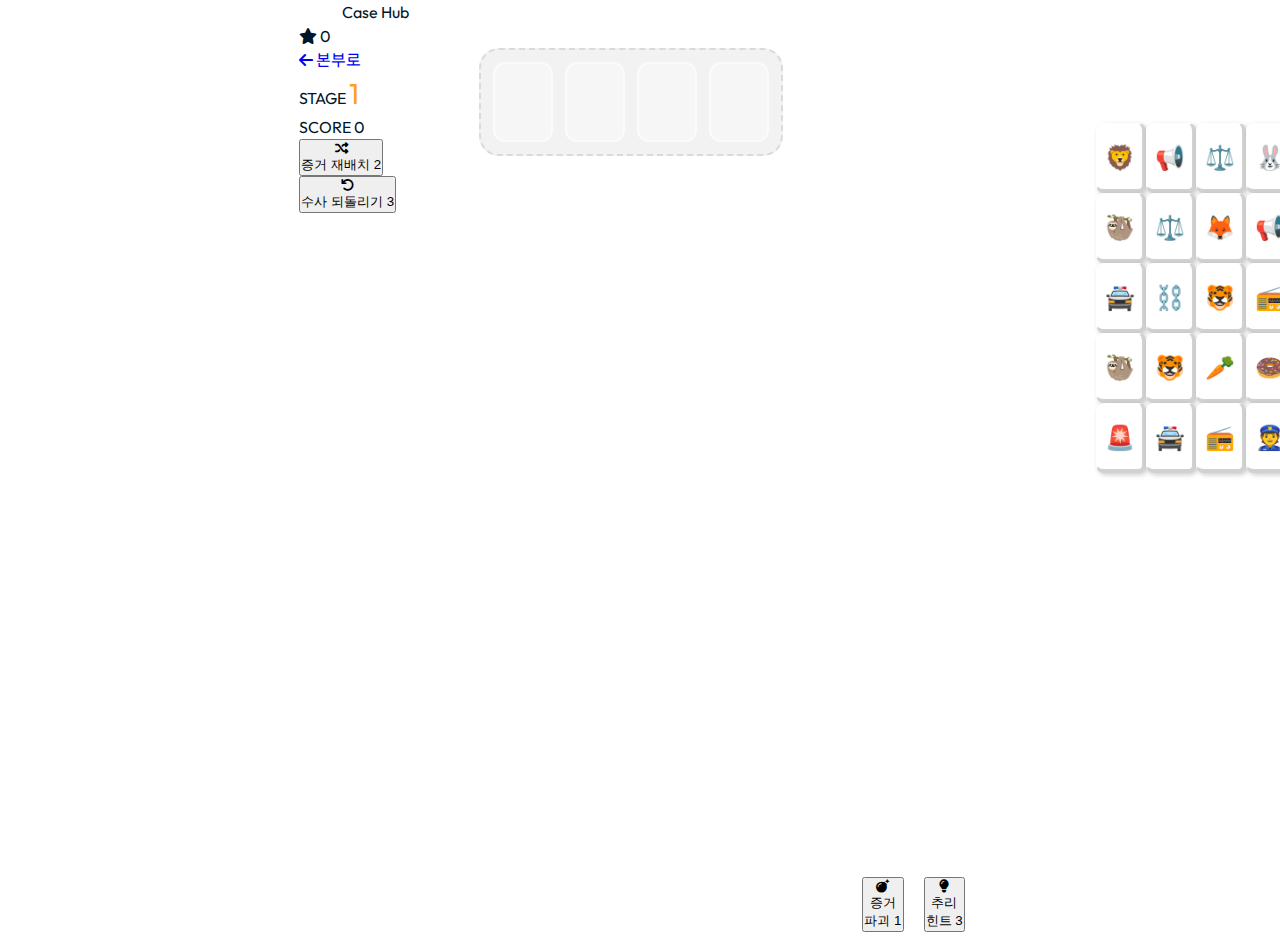
<file: mahjong.html>
<!DOCTYPE html>
<html lang="ko">

<head>
    <meta charset="UTF-8">
    <meta name="viewport" content="width=device-width, initial-scale=1.0, maximum-scale=1.0, user-scalable=no">
    <title>ZIB: 마작 마스터</title>
    <link
        href="https://fonts.googleapis.com/css2?family=Outfit:wght@400;700;900&family=Noto+Sans+KR:wght@400;700;900&display=swap"
        rel="stylesheet">
    <link rel="stylesheet" href="https://cdnjs.cloudflare.com/ajax/libs/font-awesome/6.4.0/css/all.min.css">
    <link rel="stylesheet" href="style.css">
    <style>
        body {
            background: var(--bg-dark);
        }

        .gameplay-screen {
            opacity: 1;
            pointer-events: all;
            transform: none;
            position: relative;
            display: flex;
            height: 100vh;
        }
    </style>
</head>

<body>
    <div id="app">
        <!-- Global Nav -->
        <nav class="main-nav">
            <div class="logo-section">
                <a href="index.html"
                    style="text-decoration: none; color: inherit; display: flex; align-items: center; gap: 12px;">
                    <div class="logo-icon">ZPD</div>
                    <div class="logo-text">
                        <h1>주토피아 수사국</h1>
                        <span>Case Hub</span>
                    </div>
                </a>
            </div>
            <div class="hud-pills">
                <div class="pill">
                    <i class="fas fa-star"></i>
                    <span id="appStars">0</span>
                </div>
            </div>
        </nav>

        <section id="mahjongScreen" class="gameplay-screen">
            <header class="game-top-bar">
                <a href="index.html" class="back-btn" style="text-decoration: none; display: inline-block;">
                    <i class="fas fa-arrow-left"></i> 본부로
                </a>
                <div id="mahjongHeaderStats" class="hud-pills">
                    <div class="pill">STAGE <span id="currentStage">1</span></div>
                    <div class="pill">SCORE <span id="scoreValue">0</span></div>
                </div>
                <div class="hud-pills">
                    <button class="pill" id="footerShuffleBtn" data-tooltip="현장의 단서들을 무작위로 다시 섞습니다.">
                        <i class="fas fa-random"></i>
                        <div class="pill-info">
                            <span class="pill-label">증거 재배치</span>
                            <span class="pill-val" id="shuffleCount">2</span>
                        </div>
                    </button>
                    <button class="pill" id="footerUndoBtn" data-tooltip="마지막으로 수집한 단서를 다시 보드로 되돌립니다.">
                        <i class="fas fa-undo"></i>
                        <div class="pill-info">
                            <span class="pill-label">수사 되돌리기</span>
                            <span class="pill-val" id="undoCount">3</span>
                        </div>
                    </button>
                </div>
            </header>

            <div id="collectorContainer">
                <div id="collectorBar"></div>
            </div>

            <main class="mahjong-area">
                <div id="mahjongBoard"></div>
            </main>

            <footer class="game-footer" style="padding: 1rem; display: flex; justify-content: center; gap: 20px;">
                <button class="pill" id="footerBombBtn" data-tooltip="수집 바를 모두 비워 여유 공간을 확보합니다.">
                    <i class="fas fa-bomb"></i>
                    <div class="pill-info">
                        <span class="pill-label">증거 파괴</span>
                        <span class="pill-val" id="bombCount">1</span>
                    </div>
                </button>
                <button class="pill" id="hintBtn" data-tooltip="현재 수집 가능한 단서 한 쌍을 찾아냅니다.">
                    <i class="fas fa-lightbulb"></i>
                    <div class="pill-info">
                        <span class="pill-label">추리 힌트</span>
                        <span class="pill-val" id="hintCount">3</span>
                    </div>
                </button>
            </footer>
        </section>

        <!-- Game Over Overlay -->
        <div id="gameOverModal"
            style="display:none; position: fixed; top: 0; left: 0; width: 100%; height: 100%; background: rgba(0,0,0,0.9); z-index: 9000; align-items:center; justify-content:center; flex-direction:column; gap:20px;">
            <h1 style="font-size: 3rem; color: #FF2E63;">GAME OVER</h1>
            <p id="finalStatsText" style="color: white;"></p>
            <a href="index.html" class="launch-btn" style="width: 200px; text-decoration: none;">홈으로 가기</a>
            <button class="launch-btn" onclick="location.reload()"
                style="width: 200px; background: var(--grad-nick); color: white;">다시 도전</button>
        </div>
    </div>

    <script src="platform-manager.js"></script>
    <script src="game-mahjong.js"></script>
    <script>
        // Auto-start on load
        window.addEventListener('load', () => {
            if (!window.mahjongGame) window.mahjongGame = new MahjongGame(window.platform);
            window.mahjongGame.start();
        });
    </script>
</body>

</html>
</file>
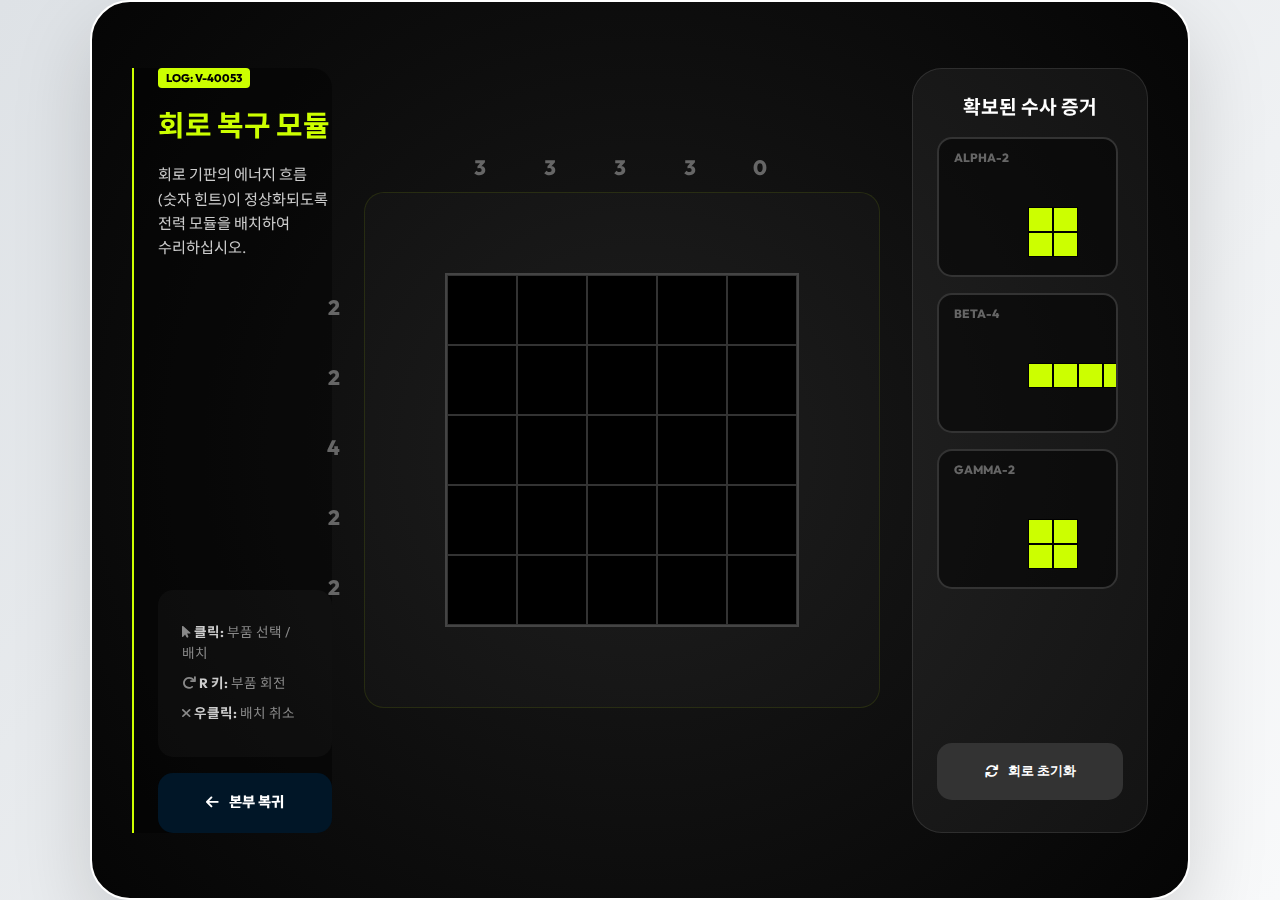
<file: nonogram.html>
<!DOCTYPE html>
<html lang="ko">

<head>
    <meta charset="UTF-8">
    <meta name="viewport" content="width=device-width, initial-scale=1.0">
    <title>주토피아 2: 회로 복구 (Nonogram Polyomino)</title>
    <link
        href="https://fonts.googleapis.com/css2?family=Outfit:wght@400;700;800&family=Noto+Sans+KR:wght@400;700&display=swap"
        rel="stylesheet">
    <link rel="stylesheet" href="style.css">
    <link rel="stylesheet" href="https://cdnjs.cloudflare.com/ajax/libs/font-awesome/6.0.0/css/all.min.css">
    <style>
        :root {
            --neon-green: #ccff00;
            --tech-bg: #0a0a0a;
            --grid-line: #333;
        }

        body {
            background-color: #050505;
            color: white;
            margin: 0;
            font-family: 'Outfit', 'Noto Sans KR', sans-serif;
        }

        #gameContainer {
            width: 100vw;
            height: 100vh;
            display: flex;
            align-items: center;
            justify-content: center;
            background: radial-gradient(circle at center, #1a1a1a 0%, #050505 100%);
            position: relative;
        }

        .lab-layout {
            display: flex;
            width: 95%;
            max-width: 1200px;
            height: 85vh;
            gap: 2rem;
            position: relative;
            z-index: 2;
        }

        /* Information Panel */
        .info-panel {
            width: 280px;
            display: flex;
            flex-direction: column;
            border-left: 2px solid var(--neon-green);
            padding-left: 1.5rem;
            background: rgba(0, 0, 0, 0.4);
            border-radius: 0 20px 20px 0;
        }

        .info-panel h1 {
            font-size: 1.8rem;
            color: var(--neon-green);
            margin: 1rem 0;
        }

        .info-panel .badge-mini {
            background: var(--neon-green);
            color: black;
            display: inline-block;
            padding: 2px 8px;
            font-weight: 800;
            font-size: 0.7rem;
            border-radius: 4px;
            width: fit-content;
        }

        .info-panel p {
            font-size: 0.95rem;
            color: #ccc;
            line-height: 1.6;
            margin-bottom: 1.5rem;
            word-break: keep-all;
        }

        /* Puzzle Grid Area */
        .puzzle-core {
            flex: 1;
            display: flex;
            flex-direction: column;
            align-items: center;
            justify-content: center;
        }

        .grid-wrapper {
            position: relative;
            padding: 80px;
            /* Space for hints */
            background: rgba(255, 255, 255, 0.02);
            border: 1px solid rgba(204, 255, 0, 0.1);
            border-radius: 20px;
        }

        .grid-container {
            display: grid;
            grid-template-columns: repeat(5, 70px);
            grid-template-rows: repeat(5, 70px);
            background: #000;
            border: 2px solid #444;
        }

        .cell {
            width: 70px;
            height: 70px;
            border: 1px solid var(--grid-line);
            transition: all 0.2s;
            cursor: pointer;
            box-sizing: border-box;
        }

        .cell:hover {
            background: rgba(204, 255, 0, 0.05);
        }

        .cell.filled {
            background: var(--neon-green);
            box-shadow: inset 0 0 15px rgba(0, 0, 0, 0.5), 0 0 10px rgba(204, 255, 0, 0.3);
            border: 1px solid #000;
        }

        /* Nonogram Hints */
        .hint-col {
            position: absolute;
            top: -10px;
            left: 80px;
            width: 350px;
            display: flex;
            justify-content: space-around;
            transform: translateY(-100%);
        }

        .hint-row {
            position: absolute;
            left: -10px;
            top: 80px;
            height: 350px;
            display: flex;
            flex-direction: column;
            justify-content: space-around;
            transform: translateX(-100%);
        }

        .hint-item {
            color: #666;
            font-weight: 800;
            font-size: 1.3rem;
            display: flex;
            flex-direction: column;
            align-items: center;
            justify-content: flex-end;
            min-width: 70px;
            min-height: 70px;
        }

        .hint-row .hint-item {
            flex-direction: row;
            justify-content: flex-end;
            align-items: center;
            padding-right: 15px;
        }

        .hint-item.complete {
            color: var(--neon-green);
            text-shadow: 0 0 8px var(--neon-green);
        }

        /* Inventory Panel */
        .inventory-panel {
            width: 320px;
            background: rgba(255, 255, 255, 0.05);
            border-radius: 30px;
            padding: 1.5rem;
            display: flex;
            flex-direction: column;
            gap: 1rem;
            border: 1px solid rgba(255, 255, 255, 0.1);
        }

        .inventory-panel h3 {
            margin: 0;
            font-size: 1.2rem;
            color: #fff;
            text-align: center;
        }

        .block-list {
            flex: 1;
            display: flex;
            flex-direction: column;
            gap: 1rem;
            overflow-y: auto;
            padding-right: 5px;
        }

        .block-slot {
            height: 140px;
            background: rgba(0, 0, 0, 0.5);
            border-radius: 15px;
            border: 2px solid #333;
            display: flex;
            align-items: center;
            justify-content: center;
            cursor: pointer;
            transition: all 0.2s;
            position: relative;
            overflow: hidden;
        }

        .block-slot:hover {
            border-color: #666;
        }

        .block-slot.selected {
            border-color: var(--neon-green);
            background: rgba(204, 255, 0, 0.05);
            box-shadow: 0 0 20px rgba(204, 255, 0, 0.1);
        }

        .block-slot span {
            position: absolute;
            top: 10px;
            left: 15px;
            font-size: 0.75rem;
            font-weight: 800;
            color: #666;
            text-transform: uppercase;
        }

        /* Block Elements */
        .block-container {
            position: relative;
        }

        .mini-cell {
            width: 25px;
            height: 25px;
            background: var(--neon-green);
            border: 1px solid #000;
            box-sizing: border-box;
            position: absolute;
        }

        /* Ghost / Highlight */
        #ghostBlock {
            position: fixed;
            pointer-events: none;
            opacity: 0.6;
            z-index: 1000;
            display: none;
        }

        .ghost-cell {
            width: 70px;
            height: 70px;
            background: var(--neon-green);
            border: 2px solid #000;
            position: absolute;
            box-sizing: border-box;
        }

        .ghost-cell.invalid {
            background: #ff4444;
        }

        /* Controls & Utility */
        .controls-hint {
            margin-top: auto;
            padding: 1.5rem;
            background: rgba(255, 255, 255, 0.03);
            border-radius: 15px;
        }

        .controls-hint p {
            margin: 0.5rem 0;
            font-size: 0.85rem;
            color: #888;
        }

        .controls-hint b {
            color: #ccc;
        }

        .btn-action {
            width: 100%;
            padding: 1.2rem;
            border-radius: 15px;
            border: none;
            font-weight: 800;
            cursor: pointer;
            transition: all 0.2s;
            display: flex;
            align-items: center;
            justify-content: center;
            gap: 10px;
        }

        #resetBtn {
            background: #333;
            color: white;
            margin-bottom: 0.5rem;
        }

        #resetBtn:hover {
            background: #444;
        }

        .back-btn {
            background: var(--text-dark);
            color: #fff;
            text-decoration: none;
            margin-top: 1rem;
            font-size: 0.9rem;
        }

        /* Win Animation Overlay */
        #winOverlay {
            position: fixed;
            top: 0;
            left: 0;
            width: 100%;
            height: 100%;
            background: rgba(0, 0, 0, 0.85);
            z-index: 2000;
            display: none;
            flex-direction: column;
            align-items: center;
            justify-content: center;
            backdrop-filter: blur(10px);
        }

        .win-content {
            text-align: center;
            animation: zoomIn 0.5s cubic-bezier(0.175, 0.885, 0.32, 1.275);
        }

        .win-content h1 {
            font-size: 4rem;
            color: var(--neon-green);
            margin-bottom: 0.5rem;
        }

        .win-content p {
            font-size: 1.2rem;
            color: white;
            margin-bottom: 2rem;
        }

        @keyframes zoomIn {
            from {
                transform: scale(0.5);
                opacity: 0;
            }

            to {
                transform: scale(1);
                opacity: 1;
            }
        }
    </style>
</head>

<body>
    <div id="gameContainer">
        <div class="lab-layout">
            <!-- Left Info Panel -->
            <div class="info-panel">
                <div class="badge-mini">LOG: V-40053</div>
                <h1>회로 복구 모듈</h1>
                <p>회로 기판의 에너지 흐름(숫자 힌트)이 정상화되도록 전력 모듈을 배치하여 수리하십시오.</p>

                <div class="controls-hint">
                    <p><i class="fas fa-mouse-pointer"></i> <b>클릭:</b> 부품 선택 / 배치</p>
                    <p><i class="fas fa-redo"></i> <b>R 키:</b> 부품 회전</p>
                    <p><i class="fas fa-times"></i> <b>우클릭:</b> 배치 취소</p>
                </div>

                <a href="index.html" class="btn-action back-btn"><i class="fas fa-arrow-left"></i> 본부 복귀</a>
            </div>

            <!-- Central Grid -->
            <div class="puzzle-core">
                <div class="grid-wrapper">
                    <div id="colHints" class="hint-col"></div>
                    <div id="rowHints" class="hint-row"></div>
                    <div id="mainGrid" class="grid-container"></div>
                </div>
            </div>

            <!-- Right Inventory -->
            <div class="inventory-panel">
                <h3>확보된 수사 증거</h3>
                <div id="blockList" class="block-list"></div>
                <button class="btn-action" id="resetBtn"><i class="fas fa-sync"></i> 회로 초기화</button>
            </div>
        </div>

        <!-- Ghost Preview -->
        <div id="ghostBlock"></div>

        <!-- Win Screen -->
        <div id="winOverlay">
            <div class="win-content">
                <h1>REPAIRED</h1>
                <p>회로가 성공적으로 복구되었습니다.</p>
                <button class="main-btn" onclick="location.reload()">새로운 수사 시이작!</button>
            </div>
        </div>
    </div>

    <!-- Logic Script -->
    <script src="nonogram-logic.js"></script>
</body>

</html>
</file>
<file: style.css>
/* Zootopia 2: Mahjong Master - Aesthetic UI */
:root {
    --primary-color: #FF9F1C;
    /* 주토피아 오렌지 */
    --secondary-color: #2EC4B6;
    /* 주토피아 틸 */
    --accent-color: #E71D36;
    /* 레드 포인트 */
    --tile-bg: #FFFFFF;
    --tile-shadow: rgba(0, 0, 0, 0.2);
    --tile-border: #CED4DA;
    --text-dark: #011627;
    --text-white: #FDFFFC;
    --gradient-urban: linear-gradient(135deg, #FF9F1C, #FFBF69);
    --gradient-nature: linear-gradient(135deg, #2EC4B6, #CBF3F0);
    --bg-main: #F1F3F5;
}

* {
    margin: 0;
    padding: 0;
    box-sizing: border-box;
}

body {
    background: linear-gradient(135deg, #DEE2E6, #F8F9FA);
    font-family: 'Outfit', 'Noto Sans KR', sans-serif;
    color: var(--text-dark);
    display: flex;
    justify-content: center;
    align-items: center;
    height: 100vh;
    overflow: hidden;
    line-height: 1.5;
    word-break: keep-all;
    /* Prevents awkward breaks in Korean */
}

#gameContainer {
    width: 95%;
    max-width: 1100px;
    height: 95vh;
    background: rgba(255, 255, 255, 0.7);
    backdrop-filter: blur(25px);
    border-radius: 40px;
    box-shadow: 0 30px 80px rgba(0, 0, 0, 0.15);
    border: 2px solid white;
    padding: 0.8rem;
    /* Tightened */
    display: flex;
    flex-direction: column;
    position: relative;
    z-index: 1;
    overflow: hidden;
}

/* Screen Management */
.screen {
    position: absolute;
    top: 0;
    left: 0;
    width: 100%;
    height: 100%;
    z-index: 100;
    display: flex;
    flex-direction: column;
    justify-content: center;
    align-items: center;
    background: rgba(255, 255, 255, 0.95);
    background-image:
        radial-gradient(circle at 10% 10%, rgba(255, 159, 28, 0.05) 0%, transparent 20%),
        radial-gradient(circle at 90% 90%, rgba(46, 196, 182, 0.05) 0%, transparent 20%);
    transition: all 0.5s ease;
    border-radius: 40px;
}

.screen.hidden {
    opacity: 0;
    pointer-events: none;
    transform: scale(1.1);
}

/* Start Screen (Lobby) UI */
#startScreen {
    padding: 4rem;
    text-align: center;
}

.logo-area {
    margin-bottom: 3rem;
}

.logo-area .badge-mini {
    display: inline-block;
    padding: 0.3rem 0.8rem;
    background: var(--text-dark);
    color: white;
    font-size: 0.7rem;
    font-weight: 800;
    border-radius: 6px;
    letter-spacing: 2px;
    margin-bottom: 0.5rem;
}

.logo-area h1 {
    font-size: 4.5rem;
    color: var(--text-dark);
    line-height: 1;
    margin-bottom: 0.5rem;
}

.logo-area h1 .highlight {
    color: var(--primary-color);
}

.logo-area .subtitle {
    font-size: 1.2rem;
    color: var(--secondary-color);
    font-weight: 700;
    letter-spacing: 2px;
}

.hero-presentation {
    display: flex;
    gap: 3rem;
    margin-bottom: 4rem;
    perspective: 1000px;
}

.hero-unit {
    display: flex;
    align-items: center;
    gap: 1.5rem;
    animation: heroFloat 3s ease-in-out infinite;
}

.hero-unit.nick {
    animation-delay: 1.5s;
}

.hero-avatar {
    width: 100px;
    height: 100px;
    background: #fff;
    border-radius: 50%;
    display: flex;
    align-items: center;
    justify-content: center;
    font-size: 3.5rem;
    box-shadow: 0 15px 35px rgba(0, 0, 0, 0.1);
    border: 3px solid white;
}

.hero-info {
    display: flex;
    flex-direction: column;
    align-items: flex-start;
    gap: 0.2rem;
}

.hero-info .tag {
    background: var(--secondary-color);
    color: white;
    font-size: 0.7rem;
    font-weight: 800;
    padding: 0.3rem 0.8rem;
    border-radius: 50px;
    text-transform: uppercase;
}

.hero-info .name {
    font-size: 1.4rem;
    font-weight: 800;
    color: var(--text-dark);
}

@keyframes heroFloat {

    0%,
    100% {
        transform: translateY(0) rotate(0);
    }

    50% {
        transform: translateY(-10px) rotate(2deg);
    }
}

.menu-actions {
    display: flex;
    flex-direction: column;
    gap: 1.5rem;
    width: 100%;
    max-width: 350px;
}

.main-btn {
    padding: 1.5rem 2rem;
    border-radius: 20px;
    background: var(--gradient-urban);
    color: white;
    border: none;
    font-size: 1.4rem;
    font-weight: 800;
    cursor: pointer;
    box-shadow: 0 10px 30px rgba(255, 159, 28, 0.4);
    animation: pulseBtn 2s infinite;
    transition: all 0.2s;
}

.main-btn:hover {
    transform: scale(1.05);
    box-shadow: 0 15px 40px rgba(255, 159, 28, 0.6);
}

.lab-btn {
    background: var(--gradient-nature) !important;
    box-shadow: 0 10px 30px rgba(46, 196, 182, 0.3) !important;
    margin-top: -0.5rem;
}

.lab-btn:hover {
    box-shadow: 0 15px 40px rgba(46, 196, 182, 0.5) !important;
}

.sub-actions {
    display: flex;
    justify-content: center;
    gap: 1rem;
}

.icon-btn-small {
    width: 60px;
    height: 60px;
    border-radius: 18px;
    background: #F1F3F5;
    border: none;
    color: #666;
    font-size: 1.3rem;
    cursor: pointer;
    transition: all 0.2s;
    display: flex;
    align-items: center;
    justify-content: center;
}

.game-header .icon-btn-small {
    width: 32px;
    height: 32px;
    font-size: 0.9rem;
    border-radius: 8px;
    margin-right: 0.5rem;
}

.icon-btn-small:hover {
    background: #E9ECEF;
    color: var(--text-dark);
}

.footer-note {
    margin-top: 3rem;
    font-size: 0.8rem;
    color: #999;
}

@keyframes pulseBtn {
    0% {
        transform: scale(1);
    }

    50% {
        transform: scale(1.02);
    }

    100% {
        transform: scale(1);
    }
}

/* Header (moved logic) */
.game-header {
    display: flex;
    justify-content: space-between;
    align-items: center;
    margin-bottom: 0.2rem;
    /* Radically reduced */
    padding: 0 1rem;
    transition: opacity 0.5s;
}

.game-header.hidden {
    opacity: 0;
}

.stage-info {
    display: flex;
    align-items: center;
    gap: 0.5rem;
}

.level-badge {
    background: var(--gradient-urban);
    color: white;
    padding: 0.1rem 0.4rem;
    border-radius: 12px;
    font-weight: 800;
    font-size: 0.6rem;
}

#currentStage {
    font-size: 1.8rem;
    /* Scaled down */
    color: var(--primary-color);
}

.top-controls {
    display: flex;
    gap: 2rem;
    background: white;
    padding: 1rem 2rem;
    border-radius: 20px;
    box-shadow: 0 8px 16px rgba(0, 0, 0, 0.05);
}

.score-display,
.time-display {
    display: flex;
    align-items: center;
    gap: 0.8rem;
    font-weight: 700;
}

.score-display i {
    color: #FFD700;
}

.time-display i {
    color: var(--secondary-color);
}

.icon-btn {
    width: 60px;
    height: 60px;
    border-radius: 20px;
    background: white;
    border: none;
    box-shadow: 0 8px 24px rgba(0, 0, 0, 0.1);
    font-size: 1.8rem;
    color: var(--primary-color);
    position: relative;
    cursor: pointer;
    transition: transform 0.2s;
}

.icon-btn:hover {
    transform: translateY(-5px);
}

.icon-btn .count {
    position: absolute;
    top: -10px;
    right: -10px;
    background: var(--accent-color);
    color: white;
    width: 28px;
    height: 28px;
    border-radius: 50%;
    font-size: 0.9rem;
    display: flex;
    align-items: center;
    justify-content: center;
    border: 3px solid white;
}

/* Collector Bar Style */
#collectorContainer {
    width: 100%;
    margin-bottom: 0.3rem;
    /* Further reduced */
    display: flex;
    flex-direction: column;
    align-items: center;
    gap: 0.1rem;
    transition: all 0.5s;
}

#collectorContainer.hidden {
    display: none;
}

.collector-label {
    font-size: 0.8rem;
    font-weight: 800;
    color: var(--secondary-color);
    letter-spacing: 1px;
    text-transform: uppercase;
}

#collectorBar {
    display: flex;
    gap: 12px;
    background: rgba(0, 0, 0, 0.05);
    padding: 12px;
    border-radius: 20px;
    border: 2px dashed rgba(0, 0, 0, 0.1);
    min-width: 300px;
    justify-content: center;
}

.slot-empty {
    width: 60px;
    height: 80px;
    background: rgba(255, 255, 255, 0.3);
    border-radius: 12px;
    border: 2px solid rgba(255, 255, 255, 0.5);
}

/* Tiles inside collector */
#collectorBar .tile {
    position: relative !important;
    left: 0 !important;
    top: 0 !important;
    transform: none !important;
    width: 60px;
    height: 80px;
    font-size: 2.2rem;
    box-shadow: 0 4px 8px rgba(0, 0, 0, 0.1);
}

/* Play Area */
.mahjong-area {
    flex: 1;
    display: flex;
    align-items: center;
    justify-content: center;
    background: rgba(0, 0, 0, 0.02);
    border-radius: 24px;
    position: relative;
    overflow: visible;
    margin: 0;
    /* Removed margin */
    min-height: 0;
}

.layout-container {
    perspective: 1500px;
    transform-style: preserve-3d;
    width: 100%;
    height: 100%;
    position: relative;
    display: block;
}

/* Mahjong Tile Styles */
.tile {
    width: 50px;
    height: 70px;
    background-color: var(--tile-bg);
    border-radius: 8px;
    display: flex;
    align-items: center;
    justify-content: center;
    font-size: 1.8rem;
    position: absolute;
    cursor: pointer;
    user-select: none;
    transition: all 0.1s ease-out;

    /* Layer depth effect */
    border-top: 1px solid #FFF;
    border-left: 1px solid #FFF;
    border-bottom: 4px solid #D1D1D1;
    border-right: 4px solid #D1D1D1;
    box-shadow: 2px 2px 5px var(--tile-shadow);
}

.tile:hover:not(.blocked) {
    transform: translateZ(10px) translateY(-5px);
    border-color: var(--secondary-color);
    box-shadow: 0 10px 20px rgba(0, 0, 0, 0.2);
}

.tile.moving {
    pointer-events: none;
    box-shadow: 0 20px 40px rgba(0, 0, 0, 0.3);
}

.tile.selected {
    background-color: var(--secondary-color);
    color: white;
    transform: translateY(-10px) translateZ(15px);
    box-shadow: 0 0 20px var(--secondary-color);
}

.tile.blocked {
    filter: brightness(0.6) grayscale(0.5);
    cursor: default;
}

.tile.hint {
    animation: hintGlow 1.5s infinite;
}

/* Match & Score Animations */
@keyframes matchFlash {
    0% {
        box-shadow: 0 0 0px var(--secondary-color);
        background: rgba(46, 196, 182, 0.2);
    }

    50% {
        box-shadow: 0 0 30px var(--secondary-color);
        background: rgba(46, 196, 182, 0.4);
    }

    100% {
        box-shadow: 0 0 0px var(--secondary-color);
        background: transparent;
    }
}

.match-flash {
    animation: matchFlash 0.5s ease;
}

.floating-score {
    position: fixed;
    color: var(--secondary-color);
    font-weight: 800;
    font-size: 1.5rem;
    pointer-events: none;
    z-index: 2000;
    text-shadow: 0 2px 10px rgba(0, 0, 0, 0.2);
    animation: floatScore 0.8s ease-out forwards;
}

@keyframes floatScore {
    0% {
        transform: translateY(0);
        opacity: 1;
    }

    100% {
        transform: translateY(-50px);
        opacity: 0;
    }
}

@keyframes hintGlow {

    0%,
    100% {
        box-shadow: 0 0 10px var(--primary-color);
    }

    50% {
        box-shadow: 0 0 30px var(--primary-color);
        transform: scale(1.05);
    }
}

/* Utility Buttons (Bomb, etc) */
.icon-btn-util {
    background: white;
    border: 2px solid #EEE;
    width: 45px;
    height: 45px;
    border-radius: 50%;
    display: flex;
    align-items: center;
    justify-content: center;
    cursor: pointer;
    position: relative;
    transition: all 0.2s;
    margin-left: 0.5rem;
}

.bomb-btn {
    color: #E71D36;
    border-color: #ffdce0;
}

.bomb-btn:hover {
    background: #E71D3610;
    transform: scale(1.1);
}

.icon-btn-util .count {
    position: absolute;
    top: -5px;
    right: -5px;
    background: var(--accent-color);
    color: white;
    font-size: 0.7rem;
    padding: 2px 6px;
    border-radius: 10px;
    font-weight: 800;
}

/* Footer Section */
.game-footer {
    display: flex;
    justify-content: space-between;
    align-items: flex-end;
    margin-top: 1rem;
    transition: opacity 0.5s;
}

.game-footer.hidden {
    opacity: 0;
    pointer-events: none;
}

.mahjong-area.hidden {
    display: none;
}

/* Ranking Screen UI */
#rankingScreen {
    padding: 3rem;
    background: rgba(255, 255, 255, 0.98);
}

.ranking-header {
    display: flex;
    justify-content: space-between;
    align-items: center;
    width: 100%;
    max-width: 600px;
    margin-bottom: 2rem;
}

.ranking-header h2 {
    font-size: 2rem;
    color: var(--text-dark);
}

.close-btn {
    background: none;
    border: none;
    font-size: 2rem;
    color: #999;
    cursor: pointer;
    transition: color 0.2s;
}

.close-btn:hover {
    color: var(--accent-color);
}

.ranking-list {
    width: 100%;
    max-width: 600px;
    height: 60vh;
    overflow-y: auto;
    padding-right: 1rem;
}

.ranking-entry {
    display: grid;
    grid-template-columns: 60px 1fr 120px 80px;
    align-items: center;
    padding: 1.2rem;
    background: white;
    margin-bottom: 1rem;
    border-radius: 16px;
    box-shadow: 0 4px 12px rgba(0, 0, 0, 0.03);
    border: 1px solid #F1F3F5;
    transition: transform 0.2s;
}

.ranking-entry:hover {
    transform: scale(1.02);
    border-color: var(--secondary-color);
}

.ranking-entry .rank {
    font-weight: 800;
    color: var(--primary-color);
    font-size: 1.2rem;
}

.ranking-entry .name {
    font-weight: 700;
    color: var(--text-dark);
}

.ranking-entry .score {
    font-weight: 800;
    color: var(--secondary-color);
    text-align: right;
}

.ranking-entry .stage {
    font-weight: 600;
    color: #999;
    text-align: right;
    font-size: 0.8rem;
}

.loading,
.error {
    padding: 3rem;
    text-align: center;
    color: #999;
    font-weight: 600;
}

.hidden {
    display: none !important;
}

.item-bar {
    display: flex;
    gap: 1.5rem;
}

.skill-btn {
    display: flex;
    flex-direction: column;
    align-items: center;
    gap: 0.5rem;
    background: none;
    border: none;
    cursor: pointer;
}

.skill-btn .icon-circle {
    width: 65px;
    height: 65px;
    border-radius: 50%;
    background: white;
    display: flex;
    align-items: center;
    justify-content: center;
    font-size: 1.5rem;
    color: var(--text-dark);
    box-shadow: 0 8px 16px rgba(0, 0, 0, 0.1);
    transition: all 0.2s;
}

.skill-btn span {
    font-weight: 700;
    font-size: 0.9rem;
    color: #666;
}

.skill-btn:hover .icon-circle {
    background: var(--gradient-nature);
    color: white;
    transform: scale(1.1);
}

.character-box {
    background: white;
    padding: 1rem 2rem;
    border-radius: 24px;
    display: flex;
    align-items: center;
    gap: 1.5rem;
    box-shadow: 0 8px 30px rgba(0, 0, 0, 0.08);
    max-width: 450px;
    border-right: 8px solid var(--primary-color);
}

.char-avatar {
    font-size: 3rem;
    background: #FFF9F0;
    width: 70px;
    height: 70px;
    display: flex;
    align-items: center;
    justify-content: center;
    border-radius: 50%;
}

.char-msg {
    font-weight: 600;
    font-size: 1rem;
    color: var(--text-dark);
    line-height: 1.6;
    word-break: keep-all;
    flex: 1;
}

/* Game Over Modal UI */
#gameOverModal {
    background: rgba(255, 255, 255, 0.98);
    display: flex;
    justify-content: center;
    align-items: center;
}

.modal-content {
    text-align: center;
    max-width: 450px;
    width: 90%;
    background: white;
    padding: 3rem;
    border-radius: 40px;
    box-shadow: 0 40px 100px rgba(0, 0, 0, 0.15);
    border: 2px solid var(--primary-color);
}

.modal-icon {
    font-size: 5rem;
    margin-bottom: 1.5rem;
    animation: bounceAlert 1s infinite alternate;
}

@keyframes bounceAlert {
    from {
        transform: scale(1);
    }

    to {
        transform: scale(1.1);
    }
}

.modal-content h2 {
    font-size: 2.8rem;
    color: var(--text-dark);
    margin-bottom: 0.5rem;
}

.modal-msg {
    color: #666;
    margin-bottom: 2rem;
    font-weight: 500;
}

.final-stats {
    display: flex;
    gap: 1.5rem;
    margin-bottom: 2.5rem;
}

.stat-box {
    flex: 1;
    background: #F8F9FA;
    padding: 1.5rem 1rem;
    border-radius: 24px;
    display: flex;
    flex-direction: column;
    gap: 0.5rem;
}

.stat-box .label {
    font-size: 0.75rem;
    color: #999;
    font-weight: 700;
}

.stat-box .value {
    font-size: 1.5rem;
    font-weight: 800;
    color: var(--secondary-color);
}

.modal-actions {
    display: flex;
    flex-direction: column;
    gap: 1.2rem;
}

.modal-actions .main-btn {
    width: 100%;
}

.sub-btn {
    background: #F1F3F5;
    border: none;
    padding: 1.2rem;
    border-radius: 20px;
    font-weight: 800;
    color: #666;
    cursor: pointer;
    transition: all 0.2s;
    display: flex;
    align-items: center;
    justify-content: center;
    gap: 0.8rem;
}

.sub-btn:hover {
    background: #E9ECEF;
    color: var(--text-dark);
}

/* Help Modal Specifics */
.help-content {
    max-width: 650px;
    /* Increased to accommodate single-line items */
    display: flex;
    flex-direction: column;
}

.help-scroll-area {
    text-align: left;
    max-height: 450px;
    overflow-y: auto;
    padding: 1.5rem 0;
    margin-bottom: 2rem;
    padding-right: 1.5rem;
}

/* Custom Scrollbar for Help */
.help-scroll-area::-webkit-scrollbar {
    width: 6px;
}

.help-scroll-area::-webkit-scrollbar-track {
    background: #f1f1f1;
    border-radius: 10px;
}

.help-scroll-area::-webkit-scrollbar-thumb {
    background: #ccc;
    border-radius: 10px;
}

.help-section {
    margin-bottom: 2rem;
}

.help-section h3 {
    font-size: 1.2rem;
    color: var(--primary-color);
    margin-bottom: 0.8rem;
    display: flex;
    align-items: center;
    gap: 0.8rem;
}

.help-section p {
    font-size: 0.95rem;
    line-height: 1.7;
    color: #444;
    margin-bottom: 0.5rem;
    text-align: justify;
    word-break: keep-all;
}

.help-list {
    list-style: none;
    display: flex;
    flex-direction: column;
    gap: 1rem;
}

.help-list li {
    font-size: 0.95rem;
    color: #555;
    background: #F8F9FA;
    padding: 1rem 1.2rem;
    border-radius: 12px;
    display: flex;
    /* Changed from grid to flex */
    align-items: center;
    gap: 1rem;
    white-space: nowrap;
    /* Ensure one line as requested */
}

.help-list li i {
    color: var(--secondary-color);
    margin-top: 4px;
}

/* Settings Modal Specifics */
.settings-content {
    max-width: 500px;
}

.settings-scroll-area {
    padding: 1rem 0.5rem;
    max-height: 50vh;
    overflow-y: auto;
}

.settings-group {
    margin-bottom: 2rem;
    text-align: left;
}

.settings-group h3 {
    font-size: 1.1rem;
    color: var(--secondary-color);
    margin-bottom: 1rem;
    border-bottom: 2px solid #F1F3F5;
    padding-bottom: 0.5rem;
}

.setting-item {
    display: flex;
    justify-content: space-between;
    align-items: center;
    padding: 0.8rem 0;
    font-weight: 600;
}

/* Toggle Switch Style */
.switch {
    position: relative;
    display: flex;
    width: 50px;
    height: 26px;
}

.switch input {
    opacity: 0;
    width: 0;
    height: 0;
}

.slider {
    position: absolute;
    cursor: pointer;
    top: 0;
    left: 0;
    right: 0;
    bottom: 0;
    background-color: #ccc;
    transition: .4s;
    border-radius: 34px;
}

.slider:before {
    position: absolute;
    content: "";
    height: 18px;
    width: 18px;
    left: 4px;
    bottom: 4px;
    background-color: white;
    transition: .4s;
    border-radius: 50%;
}

input:checked+.slider {
    background-color: var(--primary-color);
}

input:checked+.slider:before {
    transform: translateX(24px);
}

/* Select & Buttons in Settings */
.setting-select {
    padding: 0.5rem 1rem;
    border-radius: 10px;
    border: 1px solid #ddd;
    font-family: inherit;
    font-weight: 700;
}

.danger-btn-mini {
    background: #FFE5E5;
    color: var(--accent-color);
    border: none;
    padding: 0.5rem 1rem;
    border-radius: 10px;
    font-weight: 800;
    cursor: pointer;
    transition: all 0.2s;
}

.danger-btn-mini:hover {
    background: var(--accent-color);
    color: white;
}

/* Partner Selector Cards */
.partner-selector {
    display: grid;
    grid-template-columns: 1fr 1fr;
    gap: 1rem;
}

.partner-option {
    cursor: pointer;
}

.partner-option input {
    display: none;
}

.partner-card {
    background: #F8F9FA;
    padding: 1.5rem;
    border-radius: 20px;
    display: flex;
    flex-direction: column;
    align-items: center;
    gap: 0.5rem;
    border: 3px solid transparent;
    transition: all 0.2s;
}

.partner-card .emoji {
    font-size: 2.5rem;
}

.partner-card .label {
    font-weight: 800;
    color: #666;
}

.partner-option input:checked+.partner-card {
    border-color: var(--primary-color);
    background: #FFF9F0;
}

.partner-option input:checked+.partner-card .label {
    color: var(--primary-color);
}

@media (max-width: 768px) {
    #gameContainer {
        padding: 1.5rem;
    }

    #currentStage {
        font-size: 2rem;
    }

    .top-controls {
        padding: 0.5rem 1rem;
        gap: 1rem;
    }

    .tile {
        width: 35px;
        height: 50px;
        font-size: 1.2rem;
    }
}
</file>
